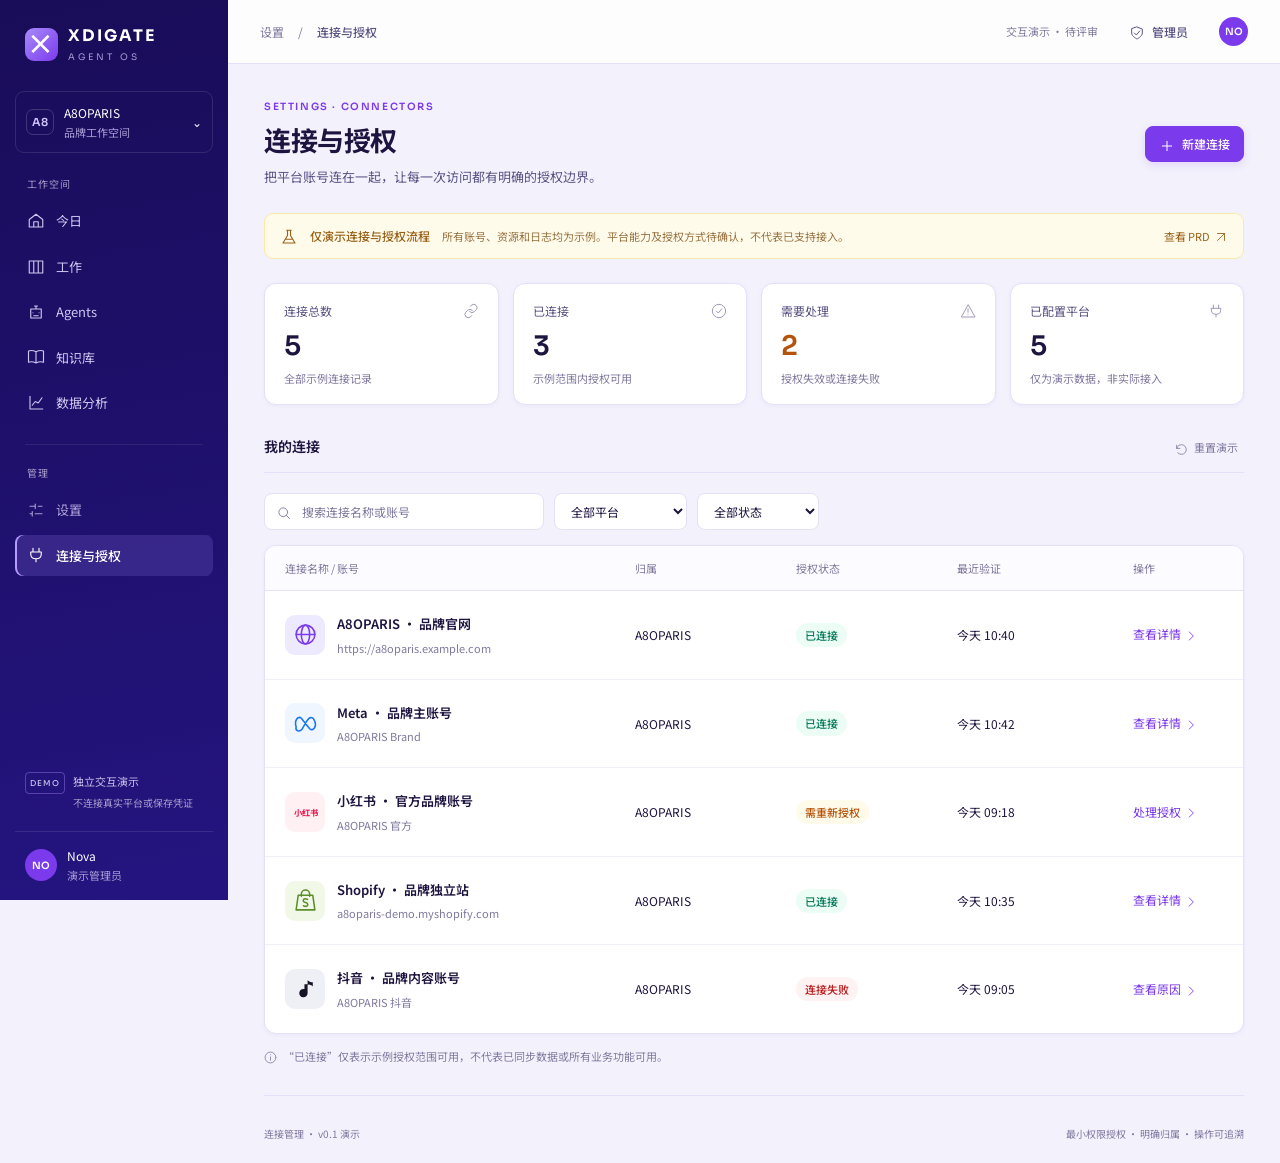
<file: xin2/connector-demo.html>
<!DOCTYPE html>
<html lang="zh-CN">
<head>
  <meta charset="UTF-8">
  <meta name="viewport" content="width=device-width,initial-scale=1">
  <title>连接与授权 · XDIGATE 演示</title>
  <link rel="preconnect" href="https://fonts.googleapis.com">
  <link rel="preconnect" href="https://fonts.gstatic.com" crossorigin>
  <link href="https://fonts.googleapis.com/css2?family=Sora:wght@400;500;600;700;800&family=Noto+Sans+SC:wght@400;500;600;700&display=swap" rel="stylesheet">
  <link rel="stylesheet" href="css/connector-demo.css?v=4">
  <script>if(new URLSearchParams(location.search).get('embedded')==='1')document.documentElement.classList.add('embedded');</script>
</head>
<body>
  <aside class="sidebar" aria-label="平台导航">
    <a class="brand" href="index.html"><span class="brand-symbol">×</span><span>XDIGATE<small>AGENT OS</small></span></a>
    <div class="workspace"><span class="workspace-icon">A8</span><div>A8OPARIS<small>品牌工作空间</small></div><span class="workspace-caret">⌄</span></div>
    <p class="nav-caption">工作空间</p>
    <nav>
      <a href="index.html#today" data-icon="house">今日</a>
      <a href="index.html#work" data-icon="columns-3">工作</a>
      <a href="index.html#agent" data-icon="bot">Agents</a>
      <a href="index.html#knowledge" data-icon="book-open">知识库</a>
      <a href="index.html#analytics" data-icon="chart-no-axes-combined">数据分析</a>
    </nav>
    <div class="nav-divider"></div><p class="nav-caption">管理</p>
    <nav><span class="nav-parent" data-icon="settings-2">设置</span><a class="active" href="connector-demo.html" aria-current="page" data-icon="unplug">连接与授权</a></nav>
    <div class="sidebar-bottom"><span class="demo-mark">DEMO</span><p>独立交互演示<small>不连接真实平台或保存凭证</small></p></div>
    <div class="profile"><span class="avatar">NO</span><div>Nova<small>演示管理员</small></div></div>
  </aside>
  <div class="main-shell">
    <header class="topbar"><div class="breadcrumb">设置<span>/</span><b>连接与授权</b></div><div class="top-actions"><span class="prototype-label">交互演示 · 待评审</span><button class="btn quiet" id="role-toggle" title="切换演示权限"><span data-icon="shield-check"></span><span id="role-label">管理员</span></button><span class="avatar small">NO</span></div></header>
    <main id="main-content" class="content">
      <div class="page-heading"><div><p class="eyebrow">SETTINGS · CONNECTORS</p><h1>连接与授权</h1><p class="page-description">把平台账号连在一起，让每一次访问都有明确的授权边界。</p></div><button class="btn primary" id="new-connection"><span data-icon="plus"></span>新建连接</button></div>
      <div class="demo-notice"><span data-icon="flask-conical"></span><p><b>仅演示连接与授权流程</b><span>所有账号、资源和日志均为示例。平台能力及授权方式待确认，不代表已支持接入。</span></p><a href="https://app.notion.com/p/3fbd855d0b2f813d9457d1d705e8e426" target="_blank" rel="noopener noreferrer">查看 PRD <span data-icon="arrow-up-right"></span></a></div>
      <section class="overview" aria-label="连接概览" id="overview"></section>
      <div class="section-tools"><h2 class="list-heading">我的连接</h2><button class="text-button" id="reset-demo"><span data-icon="rotate-ccw"></span>重置演示</button></div>
      <section id="connections-view" aria-label="我的连接">
        <div class="filterbar"><label class="search"><span data-icon="search"></span><input id="search" type="search" placeholder="搜索连接名称或账号" aria-label="搜索连接名称或账号"></label><select id="platform-filter" aria-label="筛选平台"><option value="all">全部平台</option></select><select id="status-filter" aria-label="筛选连接状态"><option value="all">全部状态</option><option value="connected">已连接</option><option value="reauth">需重新授权</option><option value="failed">连接失败</option><option value="disconnected">已断开</option></select></div>
        <div id="connection-list" class="connection-table"></div>
        <p class="table-footnote"><span data-icon="info"></span>“已连接”仅表示示例授权范围可用，不代表已同步数据或所有业务功能可用。</p>
      </section>
      <footer class="page-footer"><span>连接管理 · v0.1 演示</span><span>最小权限授权 · 明确归属 · 操作可追溯</span></footer>
    </main>
  </div>
  <div id="drawer-backdrop" class="backdrop" hidden></div>
  <aside id="detail-drawer" class="drawer" role="dialog" aria-modal="true" aria-labelledby="drawer-title" hidden></aside>
  <div id="modal-backdrop" class="modal-backdrop" hidden><section id="flow-modal" class="modal" role="dialog" aria-modal="true" aria-labelledby="modal-title"></section></div>
  <div id="toast" role="status" aria-live="polite"></div>
  <script src="js/connector-demo.js"></script>
  <script src="js/15-connector-shell.js?v=4"></script>
</body>
</html>
</file>
<file: xin2/css/connector-demo.css>
:root{--primary:#7c3aed;--primary-hover:#6d28d9;--primary-bg:#ede9fe;--bg:#f3f1fc;--surface:#fff;--border:#e5e0f8;--text:#1e1440;--secondary:#5b5585;--muted:#81799f;--green:#047857;--green-bg:#ecfdf5;--gold:#b45309;--gold-bg:#fffbeb;--red:#b91c1c;--red-bg:#fef2f2;--radius:12px;--shadow:0 1px 4px rgba(100,80,180,.06)}
*{box-sizing:border-box}body{margin:0;background:var(--bg);color:var(--text);font:14px/1.65 'Noto Sans SC',system-ui,sans-serif;-webkit-font-smoothing:antialiased}button,input,select{font:inherit;color:inherit}button,a,input,select{-webkit-tap-highlight-color:transparent}button{cursor:pointer}button:disabled{cursor:not-allowed;opacity:.5}button{border:0;background:none}a{color:inherit;text-decoration:none}[hidden]{display:none!important}button:focus-visible,a:focus-visible,input:focus-visible,select:focus-visible{outline:2px solid var(--primary);outline-offset:3px}svg.icon{width:18px;height:18px;stroke:currentColor;stroke-width:1.5;fill:none;stroke-linecap:round;stroke-linejoin:round;flex:none;vertical-align:middle}h1,h2,h3,p{margin:0}h1{font-size:27px;line-height:1.35;letter-spacing:-.5px}h2{font-size:17px}h3{font-size:15px}.sidebar{position:fixed;inset:0 auto 0 0;width:228px;background:linear-gradient(170deg,#190c58,#241480);color:#cfc6f0;padding:25px 15px 16px;display:flex;flex-direction:column;z-index:20}.brand{display:flex;align-items:center;gap:10px;padding:0 10px 28px;font:700 16px 'Sora',sans-serif;letter-spacing:2px;color:#fff}.brand small{display:block;font-size:9px;font-weight:400;letter-spacing:3px;color:#a89bd6;margin-top:5px}.brand-symbol{background:linear-gradient(135deg,#a78bfa,#7c3aed);border-radius:9px;width:33px;height:33px;font:400 32px/30px system-ui;text-align:center}.workspace{display:flex;align-items:center;gap:10px;border:1px solid #ffffff1c;border-radius:9px;padding:11px 10px;font-size:12px;color:white;margin-bottom:23px}.workspace small,.profile small{display:block;font-size:11px;color:#a99dd5}.workspace-icon{border:1px solid #ffffff2b;border-radius:7px;padding:5px;font:600 11px 'Sora';color:#d2c4ff}.workspace-caret{margin-left:auto}.nav-caption{font-size:10px;letter-spacing:1px;color:#a79bcc;padding:0 12px 8px}.sidebar nav{display:grid;gap:4px}.sidebar nav a,.nav-parent{display:flex;align-items:center;gap:11px;padding:10px 12px;border-radius:8px;font-size:13px}.sidebar nav a:hover{background:#ffffff0b;color:white}.sidebar nav .active{color:white;background:#a78bfa2e;font-weight:500;box-shadow:inset 2px 0 #b79bff}.nav-divider{height:1px;background:#ffffff15;margin:20px 10px}.nav-parent{color:#a99dd5}.sidebar-bottom{margin-top:auto;padding:20px 10px;display:flex;align-items:flex-start;gap:8px;font-size:11px;color:#c7bfea}.sidebar-bottom small{display:block;color:#a79bcc;font-size:10px;margin-top:4px}.demo-mark{border:1px solid #a78bfa66;padding:1px 4px;border-radius:4px;font:500 8px/18px 'Sora';letter-spacing:1px}.profile{display:flex;align-items:center;gap:10px;padding:14px 10px 0;border-top:1px solid #ffffff1a;font-size:12px;color:#fff}.avatar{display:inline-grid;place-items:center;width:32px;height:32px;border-radius:50%;background:#7c3aed;color:#fff;font:600 10px 'Sora';flex:none}.avatar.small{width:29px;height:29px}.main-shell{margin-left:228px}.topbar{height:64px;background:#ffffffd9;border-bottom:1px solid var(--border);display:flex;align-items:center;justify-content:space-between;padding:0 32px}.breadcrumb{font-size:12px;color:var(--muted);display:flex;gap:14px;align-items:center}.breadcrumb b{font-weight:500;color:var(--secondary)}.top-actions{display:flex;align-items:center;gap:17px}.prototype-label{font-size:11px;color:var(--muted)}.content{max-width:1240px;margin:auto;padding:36px 36px 20px}.page-heading{display:flex;align-items:center;justify-content:space-between;gap:20px;margin-bottom:25px}.eyebrow{font:600 10px 'Sora',sans-serif;letter-spacing:1.6px;color:var(--primary);margin-bottom:9px}.page-description{font-size:13px;color:var(--secondary);margin-top:8px}.btn{border:1px solid var(--border);border-radius:8px;background:#fff;min-height:35px;padding:7px 13px;display:inline-flex;align-items:center;justify-content:center;gap:7px;font-size:12px;font-weight:500;white-space:nowrap;transition:background .15s,border-color .15s}.btn:hover{background:#faf9ff;border-color:#c4b5fd}.btn.primary{background:var(--primary);border-color:var(--primary);color:#fff;box-shadow:0 3px 9px #7c3aed25}.btn.primary:hover{background:var(--primary-hover)}.btn.quiet{background:transparent;border-color:transparent;color:var(--secondary)}.btn.danger{background:var(--red-bg);border-color:#fecaca;color:var(--red)}.btn svg{width:16px;height:16px}.demo-notice{display:flex;align-items:center;gap:12px;padding:12px 15px;background:var(--gold-bg);border:1px solid #fde8a8;border-radius:9px;color:#9a6218;margin-bottom:24px;font-size:11px}.demo-notice p{flex:1}.demo-notice b{font-size:12px;font-weight:500}.demo-notice p span{margin-left:12px;color:#987342}.demo-notice a{display:flex;align-items:center;gap:4px;white-space:nowrap}.demo-notice a svg{width:14px}.overview{display:grid;grid-template-columns:repeat(4,1fr);gap:14px;margin-bottom:30px}.metric{padding:17px 19px;border:1px solid var(--border);border-radius:var(--radius);background:white;box-shadow:var(--shadow)}.metric-label{display:flex;align-items:center;justify-content:space-between;color:var(--secondary);font-size:12px}.metric-label svg{width:16px;height:16px;color:#a199b8}.metric-value{font:600 27px 'Sora';margin-top:8px;letter-spacing:-1px}.metric-note{color:var(--muted);font-size:11px;margin-top:6px}.metric.warn .metric-value{color:var(--gold)}.section-tools{display:flex;align-items:center;justify-content:space-between;border-bottom:1px solid var(--border);margin-bottom:20px}.tabs{display:flex;gap:25px}.tabs button{padding:0 1px 13px;color:var(--secondary);font-size:13px;border-bottom:2px solid transparent;display:flex;gap:8px;align-items:center}.tabs button.selected{color:var(--primary);font-weight:600;border-bottom-color:var(--primary)}.tabs button span{font:500 10px 'Sora';padding:2px 6px;border-radius:5px;background:#e9e5f5;color:var(--muted)}.tabs .selected span{background:var(--primary-bg);color:var(--primary)}.text-button{font-size:11px;color:var(--muted);display:flex;align-items:center;gap:6px;padding-bottom:13px}.text-button svg{width:13px;height:13px}.filterbar{display:flex;align-items:center;gap:10px;margin-bottom:15px}.search{display:flex;align-items:center;gap:8px;background:#fff;border:1px solid var(--border);border-radius:8px;padding:0 12px;width:280px;height:37px}.search svg{color:var(--muted);width:15px;height:15px}.search input{outline:none!important;border:0;min-width:0;width:100%;font-size:12px;background:none}.search input::placeholder{color:var(--muted)}select{height:37px;border:1px solid var(--border);border-radius:8px;background:#fff;padding:0 28px 0 12px;font-size:12px;max-width:100%}.result-count{margin-left:auto;color:var(--muted);font-size:11px}.connection-table{background:white;border:1px solid var(--border);border-radius:12px;overflow:hidden;box-shadow:var(--shadow)}.table-header,.connection-row{display:grid;grid-template-columns:minmax(230px,2.3fr) minmax(110px,1fr) minmax(110px,1fr) minmax(130px,1.1fr) 90px;gap:16px;align-items:center;padding:13px 20px}.table-header{background:#fcfbff;color:var(--muted);font-size:11px;border-bottom:1px solid var(--border)}.connection-row{padding-top:22px;padding-bottom:22px;border-bottom:1px solid #f1eef8;transition:background .15s}.connection-row:last-child{border-bottom:0}.connection-row:hover{background:#fdfcff}.account-cell{display:flex;align-items:center;gap:12px;min-width:0}.platform-logo{width:40px;height:40px;display:inline-grid;place-items:center;flex:none;border-radius:10px;font-family:'Sora',sans-serif;font-size:20px;font-weight:700}.platform-logo.meta{background:#eff6ff;color:#1877f2;font-size:29px}.platform-logo.xhs{background:#fff0f3;color:#ed174c;font:700 10px 'Noto Sans SC'}.platform-logo.tmall{background:#fff1f2;color:#e11d48;font-size:11px}.platform-logo.jd{background:#fff1f2;color:#d92525;font-size:18px}.platform-logo.shopify{background:#f1f8e8;color:#5e8e2b;font-size:23px}.platform-logo.douyin{background:#eff0f6;color:#171224;font-size:27px}.connection-title{text-align:left;display:block;font-size:13px;font-weight:600;padding:0;max-width:100%;white-space:nowrap;text-overflow:ellipsis;overflow:hidden}.connection-title:hover{color:var(--primary)}.account-text{min-width:0}.account-sub{font-size:11px;color:var(--muted);margin-top:4px;white-space:nowrap;overflow:hidden;text-overflow:ellipsis}.cell-main{font-size:12px}.cell-sub{font-size:11px;color:var(--muted);margin-top:4px}.pill{display:inline-flex;align-items:center;border-radius:20px;padding:3px 9px;font-size:11px;font-weight:500;white-space:nowrap;gap:5px}.pill.connected{color:var(--green);background:var(--green-bg)}.pill.reauth{color:var(--gold);background:var(--gold-bg)}.pill.failed{color:var(--red);background:var(--red-bg)}.pill.disconnected,.neutral-pill{color:var(--secondary);background:#f2f0f8}.neutral-pill{font-size:11px;padding:4px 9px;border-radius:20px}.pill-dot{width:5px;height:5px;background:currentColor;border-radius:50%}.row-action{color:var(--primary);font-size:12px;text-align:left;padding:3px 0}.row-action svg{width:14px}.table-footnote{font-size:11px;color:var(--muted);display:flex;gap:6px;align-items:center;margin-top:13px}.table-footnote svg{width:13px;height:13px}.page-footer{display:flex;justify-content:space-between;gap:15px;padding-top:30px;margin-top:30px;border-top:1px solid var(--border);font-size:10px;color:var(--muted)}.catalog-heading{display:flex;justify-content:space-between;align-items:center;margin-bottom:18px}.catalog-heading p{color:var(--muted);font-size:12px;margin-top:5px}.catalog-grid{display:grid;grid-template-columns:repeat(3,1fr);gap:16px}.platform-card{border:1px solid var(--border);border-radius:12px;background:white;padding:21px;display:flex;flex-direction:column;gap:15px;box-shadow:var(--shadow)}.platform-card-head{display:flex;justify-content:space-between;align-items:center}.platform-card h3{font-size:15px}.platform-card p{font-size:12px;color:var(--secondary);min-height:40px}.platform-card-foot{display:flex;align-items:center;justify-content:space-between;border-top:1px solid #f1eef8;padding-top:13px;font-size:11px;color:var(--muted)}.platform-card .btn{min-height:30px;font-size:11px;padding:5px 10px}.empty-state{text-align:center;padding:65px 20px}.empty-state>svg{width:30px;height:30px;color:#b0a3d4;margin-bottom:12px}.empty-state p{color:var(--muted);font-size:12px;margin-top:7px}.empty-state button{margin-top:17px}.backdrop,.modal-backdrop{position:fixed;inset:0;background:rgba(30,20,64,.32);z-index:50}.drawer{position:fixed;inset:0 0 0 auto;width:min(600px,100vw);background:white;z-index:60;box-shadow:-10px 0 45px #190c5818;display:flex;flex-direction:column;animation:slidein .2s ease}.drawer-header{padding:23px 25px 18px;border-bottom:1px solid var(--border)}.drawer-title-row{display:flex;align-items:center;gap:12px}.drawer-title-row h2{font-size:17px}.drawer-title-row p{color:var(--muted);font-size:11px;margin-top:3px}.icon-button{display:inline-grid;place-items:center;width:30px;height:30px;border-radius:7px;color:var(--muted)}.icon-button:hover{background:var(--bg);color:var(--primary)}.close-drawer{margin-left:auto}.drawer-tabs{display:flex;gap:24px;padding:17px 25px 0;border-bottom:1px solid var(--border)}.drawer-tabs button{font-size:12px;color:var(--secondary);padding:0 0 12px;border-bottom:2px solid transparent}.drawer-tabs button.selected{color:var(--primary);border-color:var(--primary);font-weight:600}.drawer-body{overflow:auto;flex:1;padding:23px 25px}.drawer-footer{border-top:1px solid var(--border);padding:16px 25px;display:flex;gap:10px;align-items:center;background:#fdfcff}.drawer-footer small{margin-left:auto;font-size:10px;color:var(--muted)}.status-box{border:1px solid var(--border);background:#faf9fe;border-radius:9px;padding:15px;display:flex;gap:11px;margin-bottom:25px}.status-box svg{color:var(--primary);margin-top:3px}.status-box.reauth{background:var(--gold-bg);border-color:#fde8a8}.status-box.reauth svg{color:var(--gold)}.status-box p{font-size:12px;color:var(--secondary);margin-top:5px}.detail-section{margin-bottom:25px}.detail-section h3{font-size:12px;color:var(--secondary);margin-bottom:10px}.detail-kv{border:1px solid var(--border);border-radius:9px;padding:5px 13px}.kv-row{display:flex;justify-content:space-between;gap:22px;padding:10px 0;border-bottom:1px solid #f3f0fa;font-size:12px}.kv-row:last-child{border:0}.kv-row>span:first-child{color:var(--muted)}.kv-row>span:last-child{text-align:right;overflow-wrap:anywhere}.scope-item{display:flex;align-items:flex-start;gap:10px;padding:12px 14px;border:1px solid var(--border);border-radius:8px;margin-bottom:8px}.scope-item svg{width:15px;height:15px;color:var(--green);margin-top:2px}.scope-item b{font-size:12px;font-weight:500}.scope-item p{font-size:11px;color:var(--muted);margin-top:4px}.small-note{font-size:11px;color:var(--muted);line-height:1.8}.log-item{display:flex;gap:13px;padding:17px 0;border-bottom:1px solid #f0edf8}.log-marker{height:28px;width:28px;background:var(--bg);border-radius:50%;display:grid;place-items:center;color:var(--primary);flex:none}.log-marker svg{width:14px;height:14px}.log-item h3{font-size:13px}.log-item p{font-size:12px;color:var(--secondary);margin-top:5px}.log-item small{font-size:11px;color:var(--muted);display:block;margin-top:5px}.log-item .pill{margin-left:auto;align-self:flex-start}.modal-backdrop{z-index:70;display:flex;align-items:center;justify-content:center;padding:22px}.modal{background:white;border-radius:14px;width:560px;max-height:90vh;display:flex;flex-direction:column;box-shadow:0 20px 70px #190c5830}.modal-header{padding:21px 24px;border-bottom:1px solid var(--border);display:flex;align-items:center;justify-content:space-between}.modal-header h2{font-size:17px}.modal-header p{color:var(--muted);font-size:11px;margin-top:3px}.modal-body{padding:22px 24px;overflow:auto}.modal-footer{border-top:1px solid var(--border);padding:15px 24px;display:flex;justify-content:flex-end;gap:9px}.stepper{display:flex;gap:8px;margin-bottom:23px}.stepper span{font-size:11px;flex:1;color:var(--muted);border-top:3px solid var(--border);padding-top:8px}.stepper span.on{color:var(--primary);border-color:var(--primary)}.platform-options{display:grid;grid-template-columns:repeat(2,1fr);gap:10px}.platform-option{display:flex;align-items:center;gap:10px;border:1px solid var(--border);border-radius:9px;text-align:left;padding:12px}.platform-option:hover,.platform-option.chosen{border-color:var(--primary);background:#faf8ff}.platform-option .platform-logo{width:32px;height:32px;font-size:16px}.platform-option .platform-logo.xhs{font-size:9px}.platform-option b{font-size:12px;font-weight:500}.platform-option small{display:block;color:var(--muted);font-size:10px}.form-field{display:block;margin-bottom:17px;font-size:12px;font-weight:500}.form-field input,.form-field select{display:block;width:100%;margin-top:7px;border:1px solid var(--border);border-radius:8px;padding:9px 11px;min-height:39px;background:#fff;font-size:12px}.inline-note{font-size:11px;color:var(--gold);background:var(--gold-bg);border:1px solid #fde8a8;border-radius:8px;padding:11px 13px;margin:13px 0}.check-label{display:flex;gap:9px;font-size:12px;color:var(--secondary);padding:9px 0;align-items:flex-start}.check-label input{accent-color:var(--primary);margin-top:4px}.resource-choice{padding:11px;border:1px solid var(--border);border-radius:8px;margin-bottom:8px}.result-icon{width:56px;height:56px;border-radius:50%;background:var(--green-bg);color:var(--green);display:grid;place-items:center;margin:12px auto 16px}.result-icon svg{width:25px;height:25px}.flow-result{text-align:center;padding:6px 8px 15px}.flow-result h3{font-size:18px}.flow-result p{font-size:12px;color:var(--secondary);margin-top:9px}.flow-result .detail-kv{margin-top:22px;text-align:left}.error-message{background:var(--red-bg);color:var(--red);border:1px solid #fecaca;padding:10px;border-radius:7px;font-size:12px;margin-top:12px}.progress{height:5px;background:var(--primary-bg);border-radius:5px;overflow:hidden;margin-top:17px}.progress>span{display:block;height:100%;width:100%;background:var(--primary);animation:progress 1s ease-out}.split-actions{display:flex;justify-content:space-between;align-items:center;gap:10px;margin-top:18px}.split-actions button{font-size:11px;color:var(--muted);text-decoration:underline}#toast{position:fixed;bottom:28px;left:calc(50% + 114px);transform:translateX(-50%);z-index:90;background:#251648;color:white;padding:10px 17px;border-radius:9px;font-size:12px;box-shadow:0 4px 20px #190c5820;display:none}#toast.visible{display:block}body.overlay-open{overflow:hidden}@keyframes slidein{from{transform:translateX(30px);opacity:0}to{transform:translateX(0);opacity:1}}@keyframes progress{from{width:0}to{width:100%}}@media(min-width:1550px){.content{padding-top:44px}}@media(max-width:1150px){.content{padding:28px 24px}.table-header,.connection-row{grid-template-columns:minmax(180px,2fr) 95px 100px 65px;gap:12px;padding-left:16px;padding-right:16px}.verified-cell{display:none}.demo-notice p span{display:block;margin-left:0;margin-top:3px}.catalog-grid{grid-template-columns:repeat(2,1fr)}}@media(max-width:900px){.sidebar{width:76px;padding:23px 10px}.brand{padding:0 10px 25px}.brand>span:last-child,.workspace,.nav-caption,.nav-parent,.sidebar-bottom,.profile>div{display:none}.sidebar nav a{font-size:0;padding:12px 19px;gap:0}.sidebar nav a svg{width:18px}.profile{margin-top:auto;padding:15px 10px}.main-shell{margin-left:76px}.topbar{padding:0 24px}.prototype-label{display:none}.metric{padding:14px}.metric-note{font-size:10px}.filterbar{flex-wrap:wrap}.search{flex:1;min-width:180px}.result-count{display:none}#toast{left:calc(50% + 38px)}}@media(max-width:650px){.content{padding:24px 16px}.topbar{padding:0 16px;height:56px}.top-actions{gap:5px}.top-actions .avatar{display:none}.page-heading{align-items:flex-start;gap:12px}.page-heading h1{font-size:23px}.page-description{font-size:12px}.page-heading>.btn{padding:7px 9px}.overview{grid-template-columns:repeat(2,1fr);gap:10px;margin-bottom:24px}.demo-notice{align-items:flex-start}.demo-notice>a{font-size:0}.demo-notice>a svg{width:15px}.demo-notice p span{font-size:10px}.connection-table{overflow:visible;background:none;border:0;box-shadow:none}.table-header{display:none}.connection-row{grid-template-columns:1fr auto;background:#fff;border:1px solid var(--border);border-radius:10px;margin-bottom:10px;padding:16px;gap:13px}.ownership-cell{grid-row:2;grid-column:1}.status-cell{grid-column:2;grid-row:1}.action-cell{grid-column:2;grid-row:2;text-align:right}.catalog-grid{grid-template-columns:1fr}.catalog-heading{align-items:flex-start;gap:10px}.catalog-heading .neutral-pill{font-size:9px}.page-footer{flex-direction:column;gap:3px}.drawer-header,.drawer-body{padding:20px}.drawer-footer{padding:14px 20px}.drawer-footer small{display:none}.table-footnote{align-items:flex-start}.platform-options{grid-template-columns:1fr 1fr}.modal-backdrop{padding:12px}.modal-body{padding:20px}.modal-header,.modal-footer{padding:17px 20px}.breadcrumb{gap:9px}.filterbar select{flex:1}}
.platform-logo.website{background:var(--primary-bg);color:var(--primary);font-size:29px;font-weight:400}.website-card{border-color:#d8cdf5}.pill.unconnected,.pill.pending{background:#f2f0f8;color:var(--secondary)}.site-intro{display:flex;align-items:flex-start;gap:11px;padding:14px;border:1px solid var(--border);background:#faf8ff;border-radius:9px;margin-bottom:22px}.site-intro>svg{color:var(--primary);margin-top:3px}.site-intro b{font-size:13px;font-weight:500}.site-intro p{font-size:11px;color:var(--secondary);margin-top:4px}.site-form-grid{display:grid;grid-template-columns:1fr 1fr;gap:0 16px}.required{color:var(--red)}.form-field textarea{display:block;width:100%;margin-top:7px;border:1px solid var(--border);border-radius:8px;padding:10px 12px;resize:vertical;font:12px/1.8 'Noto Sans SC',system-ui,sans-serif;color:var(--text);background:white}.form-field textarea:disabled{background:#faf9fe}.site-config-label{margin-top:22px}.form-field small{display:block;font-weight:400;margin-top:5px}@media(max-width:650px){.site-form-grid{grid-template-columns:1fr}}
.list-heading{font-size:14px;font-weight:600;padding-bottom:14px}.list-heading span{font:500 11px 'Sora';color:var(--muted);margin-left:8px}.selected-platform{display:flex;gap:12px;align-items:center;margin-bottom:22px}.selected-platform p{font-size:11px;color:var(--muted);margin-top:3px}.platform-option>.icon{margin-left:auto;width:14px;height:14px;color:var(--muted)}.modal.site-modal{width:780px;max-height:92vh}.site-fieldset{border:1px solid var(--border);border-radius:12px;margin:0 0 20px;padding:15px 17px 8px;min-width:0}.site-fieldset legend{padding:0 7px;font-size:12px;font-weight:600;color:var(--muted)}.site-fieldset .form-field{font-weight:400;font-size:13px}.site-fieldset .small-note{font-size:11px;line-height:1.8}.site-fieldset>p{margin-bottom:10px}.site-fieldset .form-field>span.small-note{display:inline}.field-counter{font-size:11px;color:var(--muted);margin-left:8px}.site-modal .modal-header{padding:22px 25px}.site-modal .modal-body{padding:18px 24px 4px}.site-modal .modal-footer{padding:16px 25px}.site-modal .form-field input{font-size:13px;height:40px}.site-modal .form-field textarea{font-size:13px}.site-modal .required{margin-left:3px}@media(max-width:650px){.modal.site-modal{max-height:93vh}.site-modal .modal-body{padding:15px}.site-fieldset{padding:13px 12px 4px}}
/* Embedded mode shares index's shell; keep all demo styles inside this document. */
html.embedded .sidebar,html.embedded .topbar{display:none}
html.embedded .main-shell{margin-left:0;min-height:100vh}
html.embedded .content{max-width:1156px;margin:0 auto;padding:24px 28px 40px}
html.embedded .page-heading h1{font-size:24px;font-weight:700;letter-spacing:-.025em}
html.embedded .page-heading .eyebrow{font-size:11px;letter-spacing:1.4px;color:var(--primary)}
html.embedded #toast{left:50%}
html.embedded .page-footer{display:none}
html.embedded.shell-mounted body{background:transparent;overflow:hidden}
html.embedded.shell-mounted .main-shell{position:fixed;left:var(--connector-host-left,0px);top:var(--connector-host-top,0px);width:var(--connector-host-width,100%);height:var(--connector-host-height,100%);min-height:0;margin:0;padding:0;overflow:auto;scrollbar-gutter:stable;background:var(--bg)}
html.embedded.shell-mounted body.overlay-open .main-shell{overflow:hidden}
@media(max-width:650px){html.embedded .content{padding:24px 16px}}
/* Shared geometry for platform badges in picker, list, and drawer. */
.platform-logo{width:40px;height:40px;min-width:40px;min-height:40px;flex:0 0 40px;overflow:hidden;line-height:1;border-radius:10px}
.platform-artwork{display:block;width:25px;height:25px;fill:none;stroke:currentColor;stroke-width:1.5;stroke-linecap:round;stroke-linejoin:round}
.platform-logo.website{background:var(--primary-bg);color:var(--primary)}
.platform-logo.pdd{background:#fff1f2;color:#e02e24}
.platform-logo.youzan{background:#fff1f2;color:#e83b4c}
.platform-logo.kuaishou{background:#fff3e8;color:#f57c20}
.platform-option{min-width:0;gap:12px;padding:13px}
.platform-option .platform-logo{width:36px;height:36px;min-width:36px;min-height:36px;flex-basis:36px;border-radius:9px}
.platform-option .platform-artwork{width:23px;height:23px}
.platform-option>span:not(.platform-logo){min-width:0;flex:1}
.platform-option b{display:block;line-height:1.5}
.platform-option small{line-height:1.5;margin-top:3px}
/* Audit log: shared context, compact outcomes, one consistent reading column. */
.audit-notice{display:flex;align-items:flex-start;gap:8px;padding:11px 13px;background:#faf9fe;border:1px solid var(--border);border-radius:8px;margin-bottom:20px}
.audit-notice>.icon{width:14px;height:14px;color:var(--muted);margin-top:3px}
.audit-notice p{font-size:11px;line-height:1.8;color:var(--muted)}
.audit-context{display:grid;grid-template-columns:auto minmax(0,1fr);column-gap:12px;row-gap:3px;padding-bottom:17px;border-bottom:1px solid var(--border);margin-bottom:3px;font-size:12px}
.audit-context>span{color:var(--muted)}.audit-context b{font-weight:500;overflow-wrap:anywhere}.audit-context small{grid-column:2;font-size:11px;color:var(--muted)}
.audit-list .audit-item{position:relative;align-items:flex-start;gap:12px;padding:20px 0;border:0}
.audit-item:not(:last-child)::after{content:'';position:absolute;left:13px;top:49px;bottom:-9px;width:1px;background:var(--border)}
.audit-item .log-marker{width:28px;height:28px;margin-top:1px;background:#f5f2fd;position:relative;z-index:1}
.audit-body{flex:1;min-width:0;padding-bottom:17px;border-bottom:1px solid #f1eef8}
.audit-item:last-child .audit-body{border:0;padding-bottom:0}
.audit-heading{display:flex;align-items:flex-start;justify-content:space-between;gap:14px;min-height:25px}
.audit-heading h3{font-size:14px;line-height:1.7;font-weight:600;overflow-wrap:anywhere}
.audit-result{display:inline-flex;align-items:center;justify-content:center;flex:0 0 auto;align-self:flex-start;height:24px;padding:0 9px;border-radius:6px;white-space:nowrap;font-size:11px;font-weight:500;line-height:1}
.audit-result.success{background:var(--green-bg);color:var(--green)}.audit-result.error{background:var(--red-bg);color:var(--red)}.audit-result.warning{background:var(--gold-bg);color:var(--gold)}.audit-result.neutral{background:#f2f0f8;color:var(--secondary)}
.audit-meta{display:flex;align-items:baseline;flex-wrap:wrap;gap:7px;font-size:12px;color:var(--muted);line-height:1.8;margin-top:5px}.audit-separator{color:#b4abc9}
.audit-item p.audit-description{margin-top:9px;color:var(--secondary);font-size:13px;line-height:1.85;overflow-wrap:anywhere}
.audit-empty{padding:28px 0;text-align:center}
@media(max-width:420px){.audit-heading{gap:8px}.audit-heading h3{font-size:13px}.audit-result{font-size:10px;padding:0 7px}.audit-item p.audit-description{font-size:12px}.audit-context{column-gap:8px}}
.site-ranking-actions{display:flex;align-items:center;justify-content:space-between;gap:12px;margin-bottom:16px}.site-ranking-actions .btn{flex-shrink:0}
/* Website workspace: give ranking data room without altering platform drawers. */
.drawer.website-drawer{width:min(940px,100vw)}
.website-drawer .drawer-header{padding:21px 28px 18px}.website-drawer .drawer-title-row h2{font-size:20px}.website-drawer .drawer-title-row .website-eyebrow{color:var(--primary);font-size:10px;margin:0 0 4px;letter-spacing:.7px}.website-header-status{margin-left:auto}.website-header-status+.close-drawer{margin-left:10px}.website-drawer .website-tabs{padding:0 28px;gap:27px;overflow-x:auto;flex-shrink:0}.website-tabs button{white-space:nowrap;padding:15px 0 13px;font-size:12px}.website-body{padding:24px 28px;background:#fdfcff}.website-body>.detail-section .detail-kv{display:grid;grid-template-columns:1fr 1fr;column-gap:24px;background:white}.website-body .kv-row{min-width:0}.website-body>.detail-section .kv-row>span:last-child{max-width:70%}.website-body>.detail-section .kv-row:last-child{border-bottom:1px solid #f3f0fa}
.site-data-notice{display:flex;align-items:flex-start;gap:8px;background:#f5f2fd;border:1px solid var(--border);padding:10px 12px;border-radius:8px;color:var(--secondary);font-size:11px;line-height:1.8;margin-bottom:22px}.site-data-notice .icon{width:14px;height:14px;margin-top:3px;color:var(--primary)}
.site-data-heading{display:flex;align-items:center;justify-content:space-between;gap:18px;margin-bottom:21px}.site-data-heading .eyebrow{font-size:9px;letter-spacing:1.5px;margin-bottom:6px}.site-data-heading h2{font-size:21px;line-height:1.4}.site-data-heading p:not(.eyebrow){font-size:12px;color:var(--muted);margin-top:5px}.site-data-heading .btn{flex-shrink:0;font-size:11px}
.site-metrics{display:grid;grid-template-columns:repeat(3,1fr);gap:12px;margin-bottom:22px}.site-metrics>div{background:white;border:1px solid var(--border);border-radius:10px;padding:15px 18px}.site-metrics span{display:block;font-size:11px;color:var(--secondary)}.site-metrics strong{display:block;font:600 25px 'Sora',sans-serif;margin:6px 0;color:var(--text)}.site-metrics small{display:block;font-size:10px;color:var(--muted)}
.site-data-toolbar{display:flex;align-items:center;justify-content:space-between;gap:14px;margin:0 0 13px}.site-data-toolbar .search{width:270px;flex-shrink:1}.site-data-toolbar>span{font-size:10px;color:var(--muted);text-align:right}.site-table-scroll{overflow-x:auto;border:1px solid var(--border);border-radius:10px;background:white}.site-data-table{width:100%;border-collapse:collapse;table-layout:fixed;font-size:12px;text-align:left}.site-data-table th{font-size:10px;font-weight:500;color:var(--muted);background:#faf9fe;border-bottom:1px solid var(--border);padding:12px 14px;white-space:nowrap}.site-data-table th abbr{text-decoration:none;cursor:help}.site-data-table td{padding:14px;border-bottom:1px solid #f1eef8;vertical-align:middle;color:var(--secondary);overflow-wrap:anywhere}.site-data-table tbody tr:last-child td{border-bottom:0}.site-data-table tbody tr:hover{background:#fdfcff}.keyword-data th:first-child{width:40%}.keyword-data th:nth-child(2){width:16%}.keyword-data th:nth-child(3){width:10%}.keyword-data th:nth-child(4),.keyword-data th:nth-child(5){width:17%}.keyword-term{font-size:12px;font-weight:500;color:var(--text)}.keyword-intents{display:flex;flex-wrap:wrap;gap:4px;margin-top:5px}.keyword-intents span{padding:0 5px;border-radius:3px;background:#f3f0fa;color:#81729f;font-size:9px;line-height:1.8}.numeric{font-family:'Sora',sans-serif;font-size:11px;font-variant-numeric:tabular-nums}.rank-number{font:600 12px 'Sora',sans-serif;white-space:nowrap;color:var(--text)}.rank-missing{color:#b5aacd}.rank-change{font-size:10px;margin-left:6px;white-space:nowrap}.rank-change.up{color:var(--green)}.rank-change.down{color:var(--gold)}.kd-score{font:500 11px 'Sora',sans-serif}.kd-score.competitive{color:var(--gold)}.kd-score.moderate{color:var(--green)}.site-table-count{padding:10px 2px;color:var(--muted);font-size:10px}.site-data-footnote{font-size:10px;color:var(--muted);line-height:1.9;margin-top:5px}.site-data-table td.site-table-empty{text-align:center;padding:45px 18px;font-size:12px;color:var(--muted)}
.published-site-context{display:flex;align-items:center;gap:9px;margin-bottom:18px;color:var(--secondary);font-size:12px}.published-site-context .icon{color:var(--primary);width:16px;height:16px}.published-site-context small{margin-left:auto;font-size:10px;color:var(--muted)}.published-data th:first-child{width:44%}.published-data th:nth-child(2),.published-data th:nth-child(3){width:28%}.published-data td{padding:18px 14px;vertical-align:top}.article-title{font-size:13px;font-weight:500;line-height:1.8;text-align:left;padding:0;display:block;color:var(--text)}.article-title:hover{color:var(--primary)}.article-title .icon{width:12px;height:12px;margin-left:4px;color:var(--muted)}.article-meta{display:flex;gap:10px;align-items:center;flex-wrap:wrap;margin-top:9px;font-size:10px;color:var(--muted)}.article-meta>span{color:var(--green);background:var(--green-bg);padding:1px 5px;border-radius:4px}.article-keyword{display:block;line-height:1.8;margin-bottom:8px}.site-post-preview h3{font-size:18px;line-height:1.7;margin:15px 0 8px}.site-post-preview>p:not(.small-note){font-size:13px;line-height:1.9;margin:20px 0}.site-post-preview .detail-kv{margin:15px 0}.visually-hidden{position:absolute;width:1px;height:1px;margin:-1px;padding:0;overflow:hidden;clip-path:inset(50%);white-space:nowrap}
@media(max-width:650px){.website-drawer .drawer-header{padding:17px}.website-drawer .drawer-title-row{gap:9px}.website-drawer .drawer-title-row h2{font-size:15px}.website-header-status .pill{font-size:10px;padding:2px 7px}.website-drawer .website-tabs{padding:0 17px;gap:20px}.website-tabs button{font-size:11px}.website-body{padding:18px 15px}.site-data-heading{align-items:flex-start;gap:8px}.site-data-heading h2{font-size:18px}.site-data-heading .btn{padding:6px 8px;min-height:32px;font-size:10px}.site-metrics{gap:7px}.site-metrics>div{padding:12px 10px}.site-metrics strong{font-size:21px}.site-metrics span{font-size:10px}.site-metrics small{font-size:9px}.site-data-toolbar{align-items:flex-start;flex-direction:column;gap:8px}.site-data-toolbar .search{width:100%}.site-data-table.keyword-data{min-width:570px}.site-data-table.published-data{min-width:620px}.site-data-table td,.site-data-table th{padding:12px 10px}.published-site-context{flex-wrap:wrap}.published-site-context small{width:100%;margin-left:25px}.website-body>.detail-section .detail-kv{grid-template-columns:1fr}}
/* Keep data visible above the fold rather than letting the summary dominate. */
.website-body .site-data-notice{padding:8px 11px;margin-bottom:16px;font-size:10px}
.site-data-heading{margin-bottom:16px}.site-data-heading .eyebrow{display:none}.site-data-heading h2{font-size:19px}.site-data-heading p:not(.eyebrow){font-size:11px;margin-top:3px}
.site-metrics{margin-bottom:16px;gap:10px}.site-metrics>div{display:grid;grid-template-columns:minmax(0,1fr) auto;column-gap:12px;padding:11px 14px;align-items:center}.site-metrics strong{grid-column:2;grid-row:1 / span 2;font-size:23px;margin:0}.site-metrics small{margin-top:3px}
.keyword-data td{padding-top:11px;padding-bottom:11px}.keyword-intents{margin-top:3px}
@media(max-width:650px){.site-metrics{gap:7px}.site-metrics>div{padding:10px 8px;column-gap:6px}.site-metrics strong{font-size:20px}.site-metrics small{font-size:8px}.site-data-heading h2{font-size:18px}}
.connector-run-head{display:flex;align-items:flex-start;justify-content:space-between;gap:12px;margin-bottom:12px}
.connector-run-head>div{display:flex;flex-direction:column;gap:3px}
.connector-run-head b{font-size:13px;font-weight:600;color:var(--text)}
.connector-run-head span{font-size:11px;color:var(--muted)}
.connector-run-summary{display:grid;grid-template-columns:repeat(3,minmax(0,1fr));border:1px solid var(--border);border-radius:8px;background:#fcfbff;margin-bottom:24px;overflow:hidden}
.connector-run-summary>div{display:flex;flex-direction:column;align-items:center;gap:6px;padding:12px;border-left:1px solid #f4f2fb;text-align:center}
.connector-run-summary>div:first-child{border-left:0}
.connector-run-summary span{font-size:11px;color:var(--muted)}
.connector-run-summary b{font:700 20px/1 'Sora',sans-serif;color:var(--text)}
.connector-run-summary>div:first-child b{color:var(--primary)}
.connector-run-title{display:flex;align-items:center;justify-content:space-between;margin:0 0 8px;font-size:12px;font-weight:700}
.connector-run-title>span{font-size:11px;font-weight:400;color:var(--muted)}
.connector-run-list{border:1px solid var(--border);border-radius:8px;background:#fff;overflow:hidden}
.connector-run-item{display:grid;grid-template-columns:10px minmax(0,1fr);gap:12px;padding:12px;border-top:1px solid #f4f2fb}
.connector-run-item:first-child{border-top:0}
.connector-run-dot{width:8px;height:8px;margin-top:6px;border-radius:50%;background:var(--muted)}
.connector-run-dot.success{background:#10b981}.connector-run-dot.error{background:#ef4444}.connector-run-dot.warning{background:#f59e0b}
.connector-run-line{display:flex;align-items:center;gap:8px;flex-wrap:wrap}
.connector-run-line>b{font:600 11px/1.6 'Sora','Noto Sans SC',sans-serif}
.connector-run-status{display:inline-flex;align-items:center;min-height:22px;padding:0 8px;border-radius:999px;font-size:11px;font-weight:600;background:#f2f0f8;color:var(--secondary)}
.connector-run-status.success{background:var(--green-bg);color:var(--green)}.connector-run-status.error{background:var(--red-bg);color:var(--red)}.connector-run-status.warning{background:var(--gold-bg);color:var(--gold)}
.connector-run-kind{font-size:11px;color:var(--muted)}
.connector-run-action{margin-top:5px;font-size:12px;color:var(--text);overflow-wrap:anywhere}
.connector-run-note{margin-top:5px;font-size:12px;line-height:1.6;color:var(--secondary);overflow-wrap:anywhere}
@media(max-width:420px){.connector-run-head{flex-direction:column;gap:6px}}
.site-overview{margin:0 0 20px}
.site-overview-note{font-size:11px;color:var(--muted);margin-bottom:8px;line-height:1.8}
.site-overview-grid{display:grid;grid-template-columns:repeat(5,minmax(0,1fr));gap:10px}
.site-overview-card{padding:12px;border:1px solid var(--border);border-radius:12px;background:#fff;min-width:0}
.site-overview-card>span{display:block;color:var(--muted);font-size:11px;line-height:1.6}
.site-overview-card>strong{display:block;margin:6px 0 8px;font:700 22px/1.3 'Sora',sans-serif;color:var(--text);font-variant-numeric:tabular-nums}
.site-overview-card>small{display:block;color:var(--muted);font-size:10px;line-height:1.6;overflow-wrap:anywhere}
@media(max-width:600px){.site-overview-grid{grid-template-columns:repeat(2,minmax(0,1fr))}.site-overview-card:last-child{grid-column:1 / -1}}
/* Match index's dw-h / dw-tabs / dw-b / dw-f drawer conventions. */
.drawer,.drawer.website-drawer{
  width:min(760px,calc(46vw + 200px),calc(100vw - 56px));
  max-width:100%;background:#fff;box-shadow:0 12px 44px rgba(60,30,140,.24);
}
.drawer .drawer-header{padding:12px 18px;flex:0 0 auto;border-bottom:1px solid var(--border)}
.drawer .drawer-title-row{display:flex;align-items:center;gap:8px;min-height:36px}
.drawer .drawer-title-row>.platform-logo{display:none}
.drawer .drawer-title-row>div:not(.website-header-status){display:flex;flex-direction:column;min-width:0;flex:1}
.drawer .drawer-title-row h2{font-family:'Sora','Noto Sans SC',sans-serif;font-size:15px;font-weight:600;line-height:1.35;overflow-wrap:anywhere}
.drawer .drawer-title-row p,.drawer .drawer-title-row .website-eyebrow{order:-1;margin:0 0 2px;color:var(--primary);font:600 11px/1.5 'Sora','Noto Sans SC',sans-serif;letter-spacing:.11em}
.drawer.website-drawer .drawer-title-row p:not(.website-eyebrow){display:none}
.drawer .drawer-title-row .close-drawer{order:-2;margin:0;width:29px;height:29px;min-width:29px;flex:0 0 29px;padding:0;border-radius:7px;color:var(--secondary);display:grid;place-items:center}
.drawer .close-drawer .icon{width:16px;height:16px}
.drawer .close-drawer:hover{background:var(--bg);color:var(--text)}
.drawer .website-header-status{margin-left:auto;flex:0 0 auto}
.drawer .drawer-width-toggle{display:inline-flex;align-items:center;gap:5px;flex:0 0 auto;height:29px;padding:0 10px;border:1px solid transparent;border-radius:7px;background:var(--primary-bg);color:var(--primary);font-size:11px;font-weight:600;white-space:nowrap}
.drawer .drawer-width-toggle svg{width:14px;height:14px;flex:0 0 14px}
.drawer .drawer-width-toggle:hover{background:#f5f3ff;border-color:#c4b5fd}
.drawer.drawer-expanded,.drawer.website-drawer.drawer-expanded{width:min(1160px,calc(46vw + 600px),calc(100vw - 56px))}
.drawer.drawer-expanded .drawer-width-toggle{background:var(--primary);color:#fff}
.drawer .drawer-width-toggle+.website-header-status{margin-left:0}
.drawer .drawer-tabs{display:flex;gap:4px;padding:0 18px;border-bottom:1px solid var(--border);background:#fcfbff;flex:0 0 auto;overflow-x:auto;overflow-y:hidden}
.drawer .drawer-tabs button{padding:8px 13px;margin-bottom:-1px;min-height:37px;font-size:12px;font-weight:400;line-height:1.6;white-space:nowrap;color:var(--secondary);border-bottom:2px solid transparent}
.drawer .drawer-tabs button:hover{color:var(--text)}
.drawer .drawer-tabs button.selected{color:var(--primary);border-bottom-color:var(--primary);font-weight:600}
.drawer .drawer-body{flex:1;min-height:0;overflow-y:auto;padding:16px;background:#fff;overscroll-behavior:contain}
.drawer .drawer-footer{flex:0 0 auto;padding:12px 18px;gap:8px;border-top:1px solid var(--border);background:#fcfbff;display:flex;align-items:center;flex-wrap:wrap}
.drawer .drawer-footer .btn{min-height:32px;padding:6px 12px;font-size:12px;border-radius:8px}
.drawer .drawer-footer small{margin-left:auto;font-size:11px;color:var(--muted)}
.drawer .detail-section{margin-bottom:16px}
.drawer .detail-section>h3{font-size:12px;margin-bottom:8px}
.drawer .audit-notice{margin-bottom:16px;padding:8px 12px}
.drawer .audit-list .audit-item{padding:16px 0}
.drawer .audit-heading h3{font-size:13px}
.drawer .audit-item p.audit-description{font-size:13px}
@media(max-width:650px){
  .drawer,.drawer.website-drawer{width:calc(100vw - 16px)}
  .drawer.drawer-expanded,.drawer.website-drawer.drawer-expanded{width:calc(100vw - 16px)}
  .drawer .drawer-width-toggle{display:none}
  .drawer .drawer-header,.drawer .drawer-footer{padding:12px}
  .drawer .drawer-tabs{padding:0 12px}
  .drawer .drawer-tabs button{padding:8px 10px}
  .drawer .drawer-body{padding:16px}
  .drawer .drawer-footer small{display:none}
}
/* New connection uses the index full-height right drawer geometry. */
.modal-backdrop.flow-drawer-backdrop{padding:0;align-items:stretch;justify-content:flex-end;overflow:hidden}
.modal.connection-flow-drawer,.modal.connection-flow-drawer.site-modal{width:min(760px,calc(46vw + 200px),calc(100vw - 56px));height:100dvh;max-height:none;border-radius:0;border-left:1px solid var(--border);box-shadow:-8px 0 32px #190c5820;animation:slidein .18s ease;overflow:hidden}
.connection-flow-drawer .modal-header,.connection-flow-drawer.site-modal .modal-header{padding:12px 18px;min-height:64px;flex-shrink:0;justify-content:flex-start;gap:12px}
.connection-flow-drawer .modal-header{gap:8px}.connection-flow-drawer .flow-title-group{display:flex;flex-direction:column;flex:1;min-width:0}.connection-flow-drawer .modal-header h2{font-family:'Sora','Noto Sans SC',sans-serif;font-size:15px;font-weight:600;line-height:1.35;overflow-wrap:anywhere}.connection-flow-drawer .modal-header .flow-eyebrow{margin:0 0 2px;color:var(--primary);font:600 11px/1.5 'Sora','Noto Sans SC',sans-serif;letter-spacing:.11em}
.connection-flow-drawer .modal-header>.flow-close{order:-2;margin:0;width:29px;height:29px;min-width:29px;flex:0 0 29px;padding:0;border-radius:7px;color:var(--secondary);display:grid;place-items:center}.connection-flow-drawer .flow-close:hover{background:var(--primary-bg)}
.connection-flow-drawer .drawer-width-toggle{display:inline-flex;align-items:center;gap:5px;flex:0 0 auto;height:29px;padding:0 10px;border:1px solid transparent;border-radius:7px;background:var(--primary-bg);color:var(--primary);font-size:11px;font-weight:600;white-space:nowrap}.connection-flow-drawer .drawer-width-toggle svg{width:14px;height:14px;flex:0 0 14px}.connection-flow-drawer .drawer-width-toggle:hover{background:#f5f3ff;border-color:#c4b5fd}
.modal.connection-flow-drawer.flow-expanded,.modal.connection-flow-drawer.site-modal.flow-expanded{width:min(1160px,calc(46vw + 600px),calc(100vw - 56px))}.connection-flow-drawer.flow-expanded .drawer-width-toggle{background:var(--primary);color:#fff}
.connection-flow-drawer .modal-body,.connection-flow-drawer.site-modal .modal-body{flex:1;min-height:0;overflow-y:auto;padding:16px;background:#fff}
.connection-flow-drawer .modal-footer,.connection-flow-drawer.site-modal .modal-footer{padding:12px 18px;flex-shrink:0;background:#fcfbff;min-height:60px;flex-wrap:wrap}
.connection-flow-drawer .modal-footer,.connection-flow-drawer.site-modal .modal-footer{justify-content:flex-start}
.connection-flow-drawer .flow-back-row{margin-bottom:14px}.connection-flow-drawer .flow-back-button{display:inline-flex;align-items:center;gap:5px;min-height:28px;padding:4px 10px;border:1px solid var(--border);border-radius:20px;background:var(--surface);color:var(--muted);font-size:11px;line-height:1.5}.connection-flow-drawer .flow-back-button:hover{color:var(--primary);background:var(--primary-bg);border-color:#c4b5fd}
.platform-search-header{flex-shrink:0;padding:16px 18px 0;background:var(--surface)}.platform-picker-search{display:flex;align-items:center;gap:8px;border:1px solid var(--border);border-radius:8px;padding:0 10px;height:40px;color:var(--muted)}.platform-picker-search:focus-within{border-color:var(--primary);box-shadow:0 0 0 2px var(--primary-bg)}
.platform-picker-search>svg{width:16px;height:16px;flex-shrink:0}.platform-picker-search input{flex:1;min-width:0;width:100%;height:100%;border:0;outline:none;background:transparent;font-size:13px;color:var(--text)}.platform-picker-search input:focus-visible{outline:none}.platform-picker-search input::-webkit-search-cancel-button{-webkit-appearance:none}
.platform-picker-description{margin-bottom:14px}.platform-picker-count{font-size:11px;color:var(--muted);margin-bottom:10px}.platform-picker-drawer .platform-options{grid-template-columns:repeat(2,minmax(0,1fr));gap:12px}.platform-picker-drawer .platform-option{min-height:72px;padding:12px;border-radius:8px;min-width:0}.platform-picker-drawer .platform-option b{font-size:13px;font-weight:500}.platform-picker-drawer .platform-option small{font-size:11px}.platform-picker-empty{padding:56px 12px}
@media(max-width:650px){.modal.connection-flow-drawer,.modal.connection-flow-drawer.site-modal{width:calc(100vw - 16px)}.connection-flow-drawer .modal-body,.connection-flow-drawer.site-modal .modal-body{padding:16px}.platform-search-header{padding:16px 16px 0}}
@media(max-width:650px){.modal.connection-flow-drawer.flow-expanded,.modal.connection-flow-drawer.site-modal.flow-expanded{width:calc(100vw - 16px)}.connection-flow-drawer .drawer-width-toggle{display:none}.connection-flow-drawer .modal-header,.connection-flow-drawer.site-modal .modal-header{padding:12px}}
@media(max-width:460px){.platform-picker-drawer .platform-options{grid-template-columns:1fr}}
/* SEO settings use the index drawer's compact typography and section rhythm. */
.website-tabs{overflow-x:auto;flex-shrink:0}.website-tabs button{white-space:nowrap}
.seo-settings{display:grid;gap:16px}
.seo-fields,.seo-schedules{min-width:0;padding:0;border:0;margin:0}.seo-fields{display:grid;gap:16px}.seo-fields:disabled{opacity:.65}
.seo-section{border:1px solid var(--border);border-radius:8px;background:var(--surface);padding:16px;min-width:0}
.seo-section>h3,.seo-section-head h3{font-size:13px;font-weight:600;margin-bottom:14px}.seo-section-head{display:flex;align-items:center;justify-content:space-between;gap:12px}.seo-section-head .text-button{font-size:11px;flex-shrink:0}
.seo-check{display:flex;align-items:center;gap:8px;font-size:12px;color:var(--secondary)}.seo-check input{margin-left:auto;width:16px;height:16px;accent-color:var(--primary);flex-shrink:0}.seo-check small{font-size:11px;color:var(--muted)}
.seo-field{margin-top:18px}.seo-field>label{font-size:12px;color:var(--secondary);display:block}.seo-field p,.seo-section>p{font-size:11px;color:var(--muted);margin-top:5px;line-height:1.7}
.seo-time{display:flex;align-items:center;gap:8px;flex-wrap:wrap;margin-top:8px;font-size:12px}.seo-time select{border:1px solid var(--border);border-radius:6px;padding:5px 8px;background:var(--surface);font-size:12px;min-height:32px;color:var(--text)}.seo-time small{font-size:11px;color:var(--muted)}.seo-time code{color:var(--muted);font-size:10px}
.seo-field .seo-value{display:flex;justify-content:space-between;gap:12px}.seo-value output{color:var(--text);font-weight:600;font-variant-numeric:tabular-nums}.seo-field input[type=range]{width:100%;margin:10px 0 0;accent-color:var(--primary)}
.seo-section>.seo-check:last-child:not(:first-child){margin-top:18px}.seo-placeholders{display:flex;flex-wrap:wrap;gap:4px;margin-bottom:8px}.seo-placeholders code{background:var(--primary-tint,#f5f3ff);color:var(--primary);padding:1px 4px;border-radius:3px;font-size:10px}
.seo-section textarea{display:block;width:100%;min-height:210px;resize:vertical;padding:10px 12px;border:1px solid var(--border);border-radius:6px;font:12px/1.8 'Noto Sans SC',system-ui,sans-serif;color:var(--secondary);background:var(--surface)}
.seo-section textarea:focus-visible{outline:2px solid var(--primary);outline-offset:2px}.seo-geo-note{font-size:11px;line-height:1.8}.seo-engines{display:flex;flex-wrap:wrap;gap:8px;margin-top:12px}.seo-engines .btn{min-height:30px;padding:5px 12px;font-size:12px}.seo-schedules:disabled{opacity:.55}#seo-error:empty{display:none}
@media(max-width:650px){.seo-section{padding:12px}.seo-check{flex-wrap:wrap}.seo-check small{max-width:65%}.seo-time{gap:6px}}
.connector-intro-heading{display:flex;align-items:center;gap:12px;margin-bottom:20px}.connector-intro-heading h3{font-size:15px;margin:0 0 4px}.connector-intro-heading p{font-size:12px;color:var(--muted);margin:0}.connector-intro-heading>div{flex:1;min-width:0}.connector-intro-heading .connector-connect-action{margin-left:auto;flex-shrink:0}.connector-intro-description{font-size:13px;line-height:1.9;color:var(--secondary);margin-bottom:24px}.connector-intro .detail-kv{margin-top:24px}
.auth-drawer-content .form-field{margin-bottom:20px}.auth-main-action{width:100%;justify-content:center;min-height:38px;margin-top:10px}.auth-account{display:flex;flex-wrap:wrap;align-items:center;gap:8px;padding:12px;border:1px solid var(--border);border-radius:8px;overflow-wrap:anywhere;font-size:12px}.auth-account>span{color:var(--muted);font-size:11px}.auth-account button{margin-left:auto}
.auth-consent{margin:22px 0}.auth-consent h3{font-size:13px;margin:0 0 12px}.auth-consent p{display:flex;gap:8px;align-items:center;font-size:12px;color:var(--secondary)}.auth-consent svg{width:16px;height:16px;color:var(--primary)}.auth-consent small{display:block;color:var(--muted);font-size:11px;line-height:1.8;margin-top:12px}
.platform-auth-safety{margin-top:24px;padding:12px;border-radius:8px;background:var(--bg);font-size:11px;line-height:1.8;color:var(--muted)}.auth-cancel{display:block;margin:16px auto 0;font-size:12px}
@media(max-width:520px){.connector-intro-heading{flex-wrap:wrap}.connector-intro-heading>div{flex:1;min-width:160px}}
@media(prefers-reduced-motion:reduce){*,*::before,*::after{animation:none!important;transition:none!important}}
.auth-drawer-content{max-width:680px;margin:0 auto}.auth-drawer-heading{display:flex;align-items:center;gap:12px;margin:8px 0 28px}.auth-drawer-heading h3{font-size:15px;margin-bottom:4px}.auth-drawer-heading p{font-size:12px;color:var(--muted)}.auth-drawer-content .detail-kv{margin-bottom:20px}.auth-drawer-content .platform-auth-safety{margin-top:28px}
</file>
